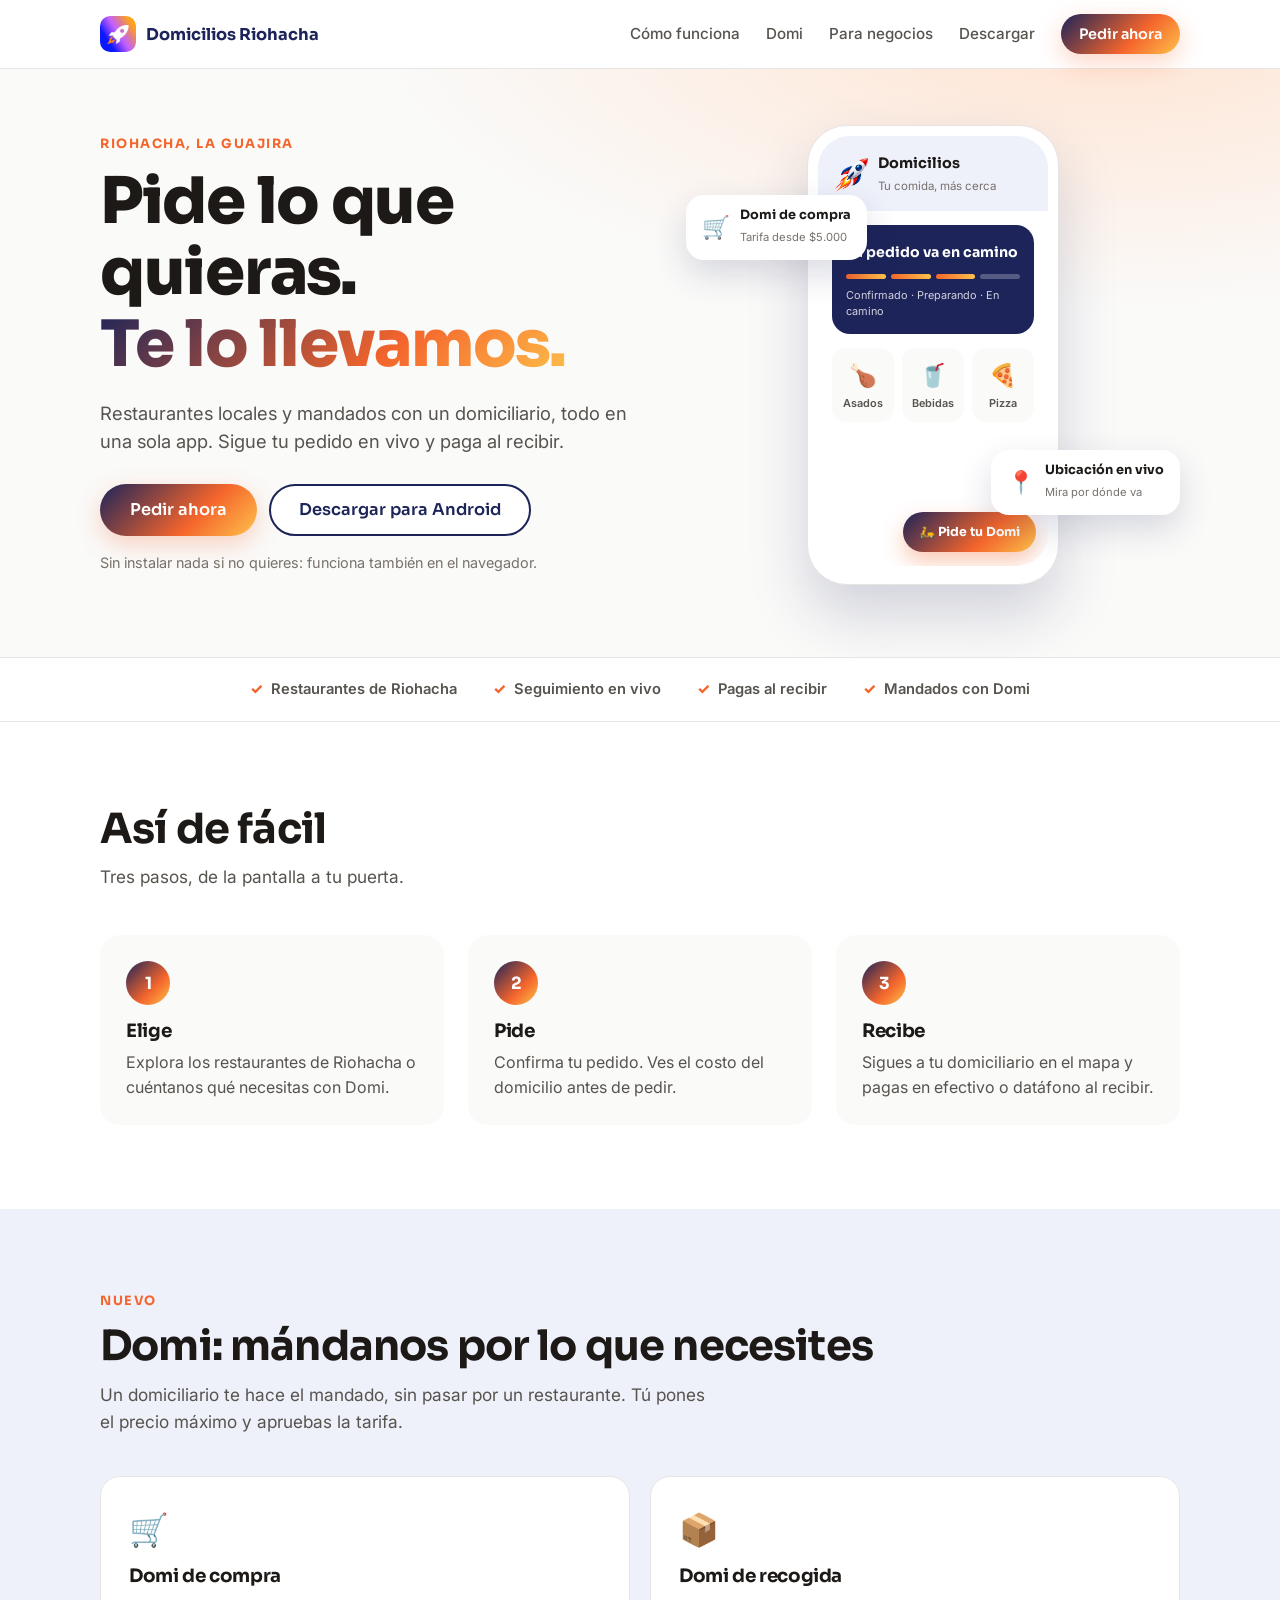
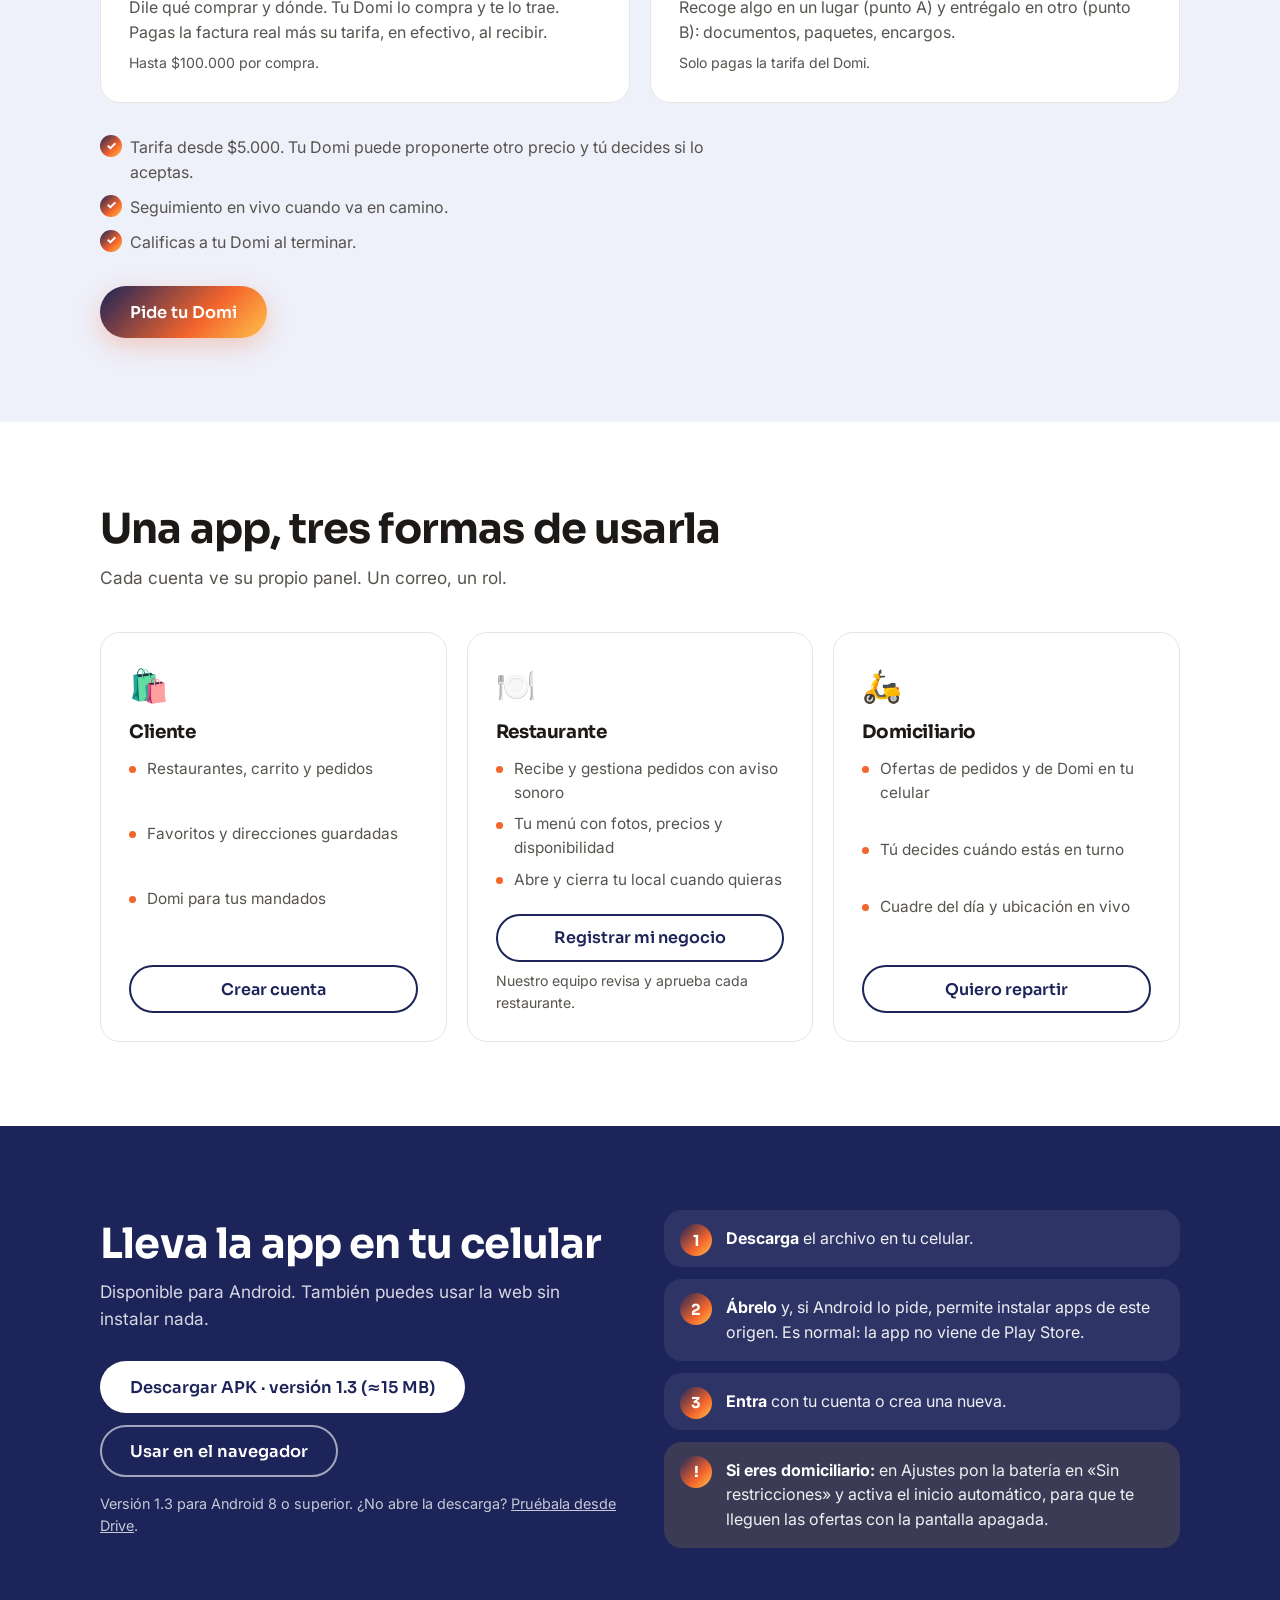
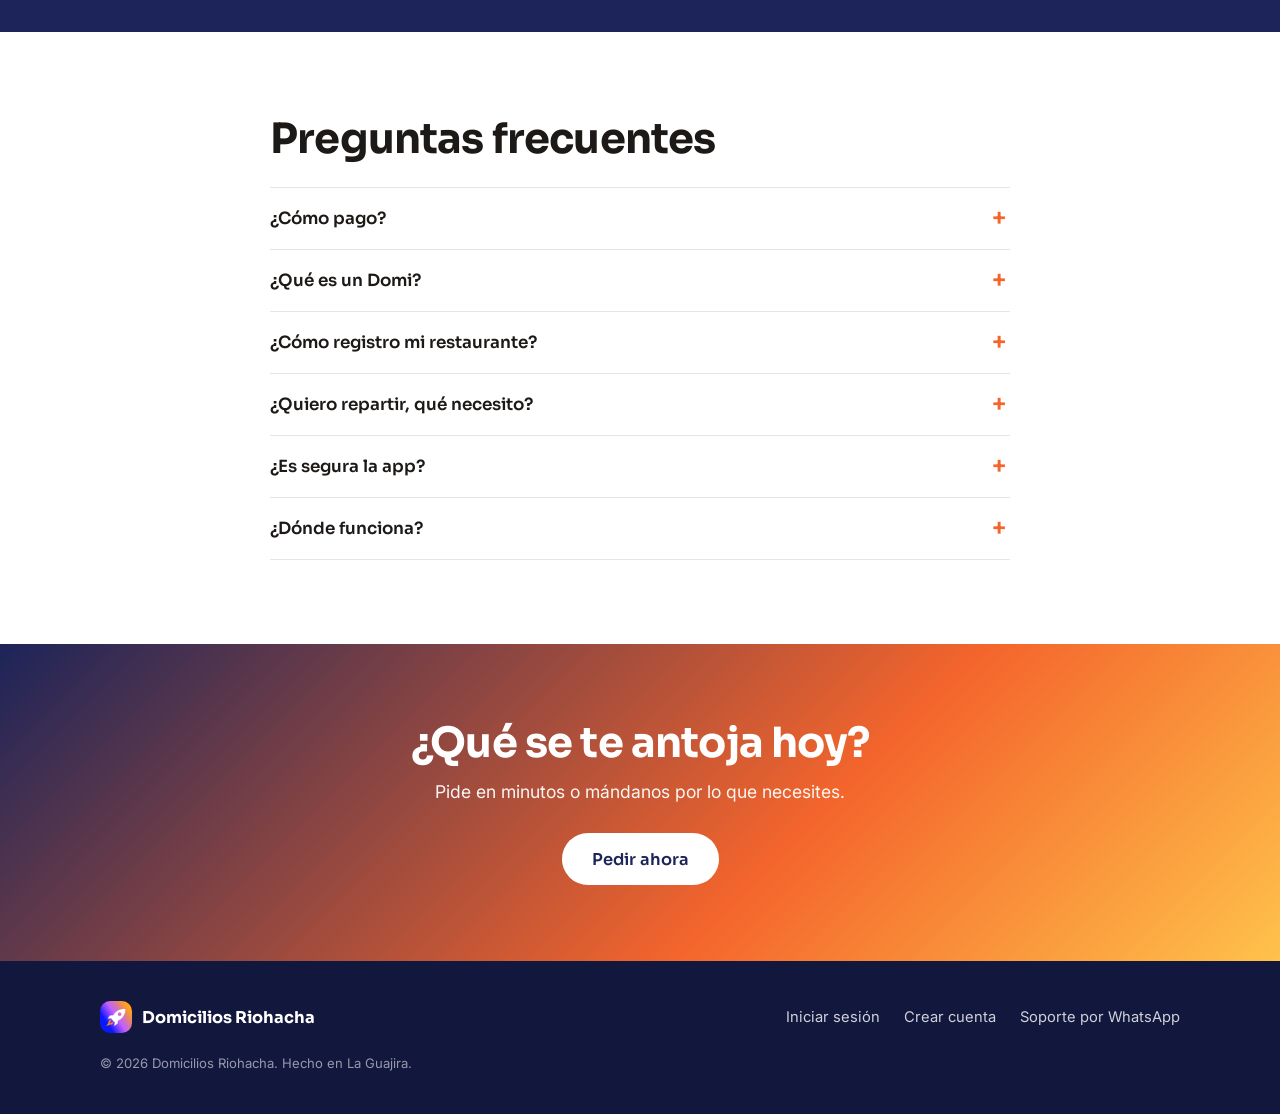
<file: index.html>
<!doctype html>
<html lang="es">
<head>
  <meta charset="UTF-8" />
  <meta name="viewport" content="width=device-width, initial-scale=1.0" />
  <title>Domicilios Riohacha | Pide, manda y recibe en Riohacha</title>
  <meta name="description" content="Pide a restaurantes de Riohacha, o mándale un mandado a un domiciliario con Domi. Sigue tu pedido en vivo y paga al recibir. Descarga la app para Android o úsala en el navegador." />
  <meta name="theme-color" content="#1C2459" />
  <link rel="icon" type="image/png" href="assets/favicon-64.png" />
  <link rel="apple-touch-icon" href="assets/apple-touch-icon-180.png" />
  <meta property="og:type" content="website" />
  <meta property="og:title" content="Domicilios Riohacha | Pide, manda y recibe" />
  <meta property="og:description" content="Restaurantes locales y mandados con Domi, en una sola app. Seguimiento en vivo y pago al recibir." />
  <meta property="og:image" content="assets/app-icon-512.png" />
  <meta name="twitter:card" content="summary" />
  <link rel="preconnect" href="https://fonts.googleapis.com" />
  <link rel="preconnect" href="https://fonts.gstatic.com" crossorigin />
  <link href="https://fonts.googleapis.com/css2?family=Inter:wght@400;500;600;700&family=Sora:wght@500;600;700;800&display=swap" rel="stylesheet" />
  <link rel="stylesheet" href="styles.css" />
</head>
<body>
  <a class="skip" href="#contenido">Saltar al contenido</a>

  <header class="header" id="top">
    <div class="wrap header__row">
      <a class="brand" href="#top" aria-label="Domicilios Riohacha, inicio">
        <img src="assets/app-icon-192.png" alt="" width="36" height="36" />
        <span>Domicilios Riohacha</span>
      </a>

      <nav class="nav" id="nav" aria-label="Principal">
        <a href="#como-funciona">Cómo funciona</a>
        <a href="#domi">Domi</a>
        <a href="#para-ti">Para negocios</a>
        <a href="#descargar">Descargar</a>
        <a class="btn btn--primary btn--sm nav__cta" href="https://domicilios-rouge.vercel.app/login" rel="noopener">Pedir ahora</a>
      </nav>

      <button class="menu-btn" id="menu-btn" type="button" aria-expanded="false" aria-controls="nav" aria-label="Abrir menú">
        <span></span><span></span><span></span>
      </button>
    </div>
  </header>

  <main id="contenido">
    <!-- HERO -->
    <section class="hero">
      <div class="wrap hero__grid">
        <div class="hero__copy reveal">
          <p class="eyebrow">Riohacha, La Guajira</p>
          <h1>Pide lo que quieras.<br /><span class="grad">Te lo llevamos.</span></h1>
          <p class="lead">Restaurantes locales y mandados con un domiciliario, todo en una sola app. Sigue tu pedido en vivo y paga al recibir.</p>
          <div class="cta-row">
            <a class="btn btn--primary btn--lg" href="https://domicilios-rouge.vercel.app/login" rel="noopener">Pedir ahora</a>
            <a class="btn btn--outline btn--lg" href="#descargar">Descargar para Android</a>
          </div>
          <p class="hint">Sin instalar nada si no quieres: funciona también en el navegador.</p>
        </div>

        <div class="hero__visual reveal" aria-hidden="true">
          <div class="phone">
            <div class="phone__screen">
              <div class="phone__top">
                <img src="assets/rocket-icon-transparent.png" alt="" width="34" height="34" />
                <div><strong>Domicilios</strong><span>Tu comida, más cerca</span></div>
              </div>
              <div class="phone__order">
                <b>Tu pedido va en camino</b>
                <div class="steps"><i class="on"></i><i class="on"></i><i class="on"></i><i></i></div>
                <small>Confirmado · Preparando · En camino</small>
              </div>
              <div class="phone__cards">
                <div class="mini"><span>🍗</span><p>Asados</p></div>
                <div class="mini"><span>🥤</span><p>Bebidas</p></div>
                <div class="mini"><span>🍕</span><p>Pizza</p></div>
              </div>
              <div class="phone__fab">🛵 Pide tu Domi</div>
            </div>
          </div>
          <div class="float float--a"><span>🛒</span><div><b>Domi de compra</b><small>Tarifa desde $5.000</small></div></div>
          <div class="float float--b"><span>📍</span><div><b>Ubicación en vivo</b><small>Mira por dónde va</small></div></div>
        </div>
      </div>
    </section>

    <!-- CONFIANZA -->
    <section class="trust" aria-label="Ventajas">
      <ul class="wrap trust__row">
        <li>Restaurantes de Riohacha</li>
        <li>Seguimiento en vivo</li>
        <li>Pagas al recibir</li>
        <li>Mandados con Domi</li>
      </ul>
    </section>

    <!-- CÓMO FUNCIONA -->
    <section class="section" id="como-funciona">
      <div class="wrap">
        <h2 class="reveal">Así de fácil</h2>
        <p class="sub reveal">Tres pasos, de la pantalla a tu puerta.</p>
        <ol class="how">
          <li class="reveal"><span class="num">1</span><h3>Elige</h3><p>Explora los restaurantes de Riohacha o cuéntanos qué necesitas con Domi.</p></li>
          <li class="reveal"><span class="num">2</span><h3>Pide</h3><p>Confirma tu pedido. Ves el costo del domicilio antes de pedir.</p></li>
          <li class="reveal"><span class="num">3</span><h3>Recibe</h3><p>Sigues a tu domiciliario en el mapa y pagas en efectivo o datáfono al recibir.</p></li>
        </ol>
      </div>
    </section>

    <!-- DOMI -->
    <section class="section section--tint" id="domi">
      <div class="wrap">
        <p class="eyebrow reveal">Nuevo</p>
        <h2 class="reveal">Domi: mándanos por lo que necesites</h2>
        <p class="sub reveal">Un domiciliario te hace el mandado, sin pasar por un restaurante. Tú pones el precio máximo y apruebas la tarifa.</p>

        <div class="domi">
          <article class="card reveal">
            <span class="card__emoji">🛒</span>
            <h3>Domi de compra</h3>
            <p>Dile qué comprar y dónde. Tu Domi lo compra y te lo trae. Pagas la factura real más su tarifa, en efectivo, al recibir.</p>
            <p class="note">Hasta $100.000 por compra.</p>
          </article>
          <article class="card reveal">
            <span class="card__emoji">📦</span>
            <h3>Domi de recogida</h3>
            <p>Recoge algo en un lugar (punto A) y entrégalo en otro (punto B): documentos, paquetes, encargos.</p>
            <p class="note">Solo pagas la tarifa del Domi.</p>
          </article>
        </div>

        <ul class="checks reveal">
          <li>Tarifa desde $5.000. Tu Domi puede proponerte otro precio y tú decides si lo aceptas.</li>
          <li>Seguimiento en vivo cuando va en camino.</li>
          <li>Calificas a tu Domi al terminar.</li>
        </ul>

        <a class="btn btn--primary btn--lg reveal" href="https://domicilios-rouge.vercel.app/login" rel="noopener">Pide tu Domi</a>
      </div>
    </section>

    <!-- PARA TI -->
    <section class="section" id="para-ti">
      <div class="wrap">
        <h2 class="reveal">Una app, tres formas de usarla</h2>
        <p class="sub reveal">Cada cuenta ve su propio panel. Un correo, un rol.</p>

        <div class="roles">
          <article class="card reveal">
            <span class="card__emoji">🛍️</span>
            <h3>Cliente</h3>
            <ul>
              <li>Restaurantes, carrito y pedidos</li>
              <li>Favoritos y direcciones guardadas</li>
              <li>Domi para tus mandados</li>
            </ul>
            <a class="btn btn--outline" href="https://domicilios-rouge.vercel.app/register?role=client" rel="noopener">Crear cuenta</a>
          </article>
          <article class="card reveal">
            <span class="card__emoji">🍽️</span>
            <h3>Restaurante</h3>
            <ul>
              <li>Recibe y gestiona pedidos con aviso sonoro</li>
              <li>Tu menú con fotos, precios y disponibilidad</li>
              <li>Abre y cierra tu local cuando quieras</li>
            </ul>
            <a class="btn btn--outline" href="https://domicilios-rouge.vercel.app/register?role=restaurant" rel="noopener">Registrar mi negocio</a>
            <p class="note">Nuestro equipo revisa y aprueba cada restaurante.</p>
          </article>
          <article class="card reveal">
            <span class="card__emoji">🛵</span>
            <h3>Domiciliario</h3>
            <ul>
              <li>Ofertas de pedidos y de Domi en tu celular</li>
              <li>Tú decides cuándo estás en turno</li>
              <li>Cuadre del día y ubicación en vivo</li>
            </ul>
            <a class="btn btn--outline" href="https://domicilios-rouge.vercel.app/register?role=delivery" rel="noopener">Quiero repartir</a>
          </article>
        </div>
      </div>
    </section>

    <!-- DESCARGA -->
    <section class="section section--dark" id="descargar">
      <div class="wrap download">
        <div class="reveal">
          <h2>Lleva la app en tu celular</h2>
          <p class="sub">Disponible para Android. También puedes usar la web sin instalar nada.</p>
          <div class="cta-row">
            <a class="btn btn--light btn--lg" href="descargas/Domicilios-Riohacha-1.3.apk" download>Descargar APK · versión 1.3 (≈15 MB)</a>
            <a class="btn btn--ghost btn--lg" href="https://domicilios-rouge.vercel.app/login" rel="noopener">Usar en el navegador</a>
          </div>
          <p class="hint">Versión 1.3 para Android 8 o superior. ¿No abre la descarga? <a href="https://drive.google.com/file/d/1_hDaMj3peaLqgDT-K_RYjcl24B7l8fYa/view?usp=sharing" rel="noopener">Pruébala desde Drive</a>.</p>
        </div>

        <ol class="install reveal">
          <li><b>Descarga</b> el archivo en tu celular.</li>
          <li><b>Ábrelo</b> y, si Android lo pide, permite instalar apps de este origen. Es normal: la app no viene de Play Store.</li>
          <li><b>Entra</b> con tu cuenta o crea una nueva.</li>
          <li class="install__tip"><b>Si eres domiciliario:</b> en Ajustes pon la batería en «Sin restricciones» y activa el inicio automático, para que te lleguen las ofertas con la pantalla apagada.</li>
        </ol>
      </div>
    </section>

    <!-- PREGUNTAS -->
    <section class="section" id="preguntas">
      <div class="wrap faq">
        <h2 class="reveal">Preguntas frecuentes</h2>
        <details class="reveal"><summary>¿Cómo pago?</summary><p>Al recibir, en efectivo o con datáfono. Por ahora no hay pago en línea.</p></details>
        <details class="reveal"><summary>¿Qué es un Domi?</summary><p>Un mandado con un domiciliario, sin restaurante. Puede ser una compra (te la trae) o una recogida (de un punto A a un punto B). La tarifa empieza en $5.000 y tú la apruebas.</p></details>
        <details class="reveal"><summary>¿Cómo registro mi restaurante?</summary><p>Crea una cuenta de restaurante, completa los datos de tu negocio y elige tu tipo de comida. Nuestro equipo lo revisa y lo aprueba para que los clientes lo vean.</p></details>
        <details class="reveal"><summary>¿Quiero repartir, qué necesito?</summary><p>Crear una cuenta de domiciliario, instalar la app y ponerte en turno. Las ofertas llegan a tu celular y tienes un par de minutos para aceptarlas.</p></details>
        <details class="reveal"><summary>¿Es segura la app?</summary><p>Es la app oficial de Domicilios Riohacha. Android avisa al instalarla porque se descarga fuera de Play Store, no porque tenga algún problema.</p></details>
        <details class="reveal"><summary>¿Dónde funciona?</summary><p>En Riohacha, La Guajira.</p></details>
      </div>
    </section>

    <!-- CTA FINAL -->
    <section class="final">
      <div class="wrap final__inner reveal">
        <h2>¿Qué se te antoja hoy?</h2>
        <p>Pide en minutos o mándanos por lo que necesites.</p>
        <a class="btn btn--light btn--lg" href="https://domicilios-rouge.vercel.app/login" rel="noopener">Pedir ahora</a>
      </div>
    </section>
  </main>

  <footer class="footer">
    <div class="wrap footer__row">
      <div class="brand brand--light">
        <img src="assets/app-icon-192.png" alt="" width="32" height="32" />
        <span>Domicilios Riohacha</span>
      </div>
      <nav aria-label="Enlaces">
        <a href="https://domicilios-rouge.vercel.app/login" rel="noopener">Iniciar sesión</a>
        <a href="https://domicilios-rouge.vercel.app/register" rel="noopener">Crear cuenta</a>
        <a href="https://wa.me/573205390468" rel="noopener">Soporte por WhatsApp</a>
      </nav>
      <p>© 2026 Domicilios Riohacha. Hecho en La Guajira.</p>
    </div>
  </footer>

  <script src="main.js"></script>
</body>
</html>
</file>
<file: styles.css>
/* Domicilios Riohacha — landing. Misma identidad que la app: azul profundo + degradado atardecer. */
:root {
  --brand: #1c2459;
  --brand-500: #2e3a8c;
  --brand-50: #eef0fa;
  --sunset: linear-gradient(135deg, #1c2459 0%, #f4652c 62%, #ffc24b 100%);
  --sunset-btn: var(--sunset);
  --orange: #f4652c;
  --ink: #1c1917;
  --muted: #78716c;
  --muted-strong: #57534e;
  --line: #e7e5e4;
  --soft: #fafaf9;
  --radius: 20px;
  --font-display: "Sora", system-ui, sans-serif;
  --font-body: "Inter", system-ui, sans-serif;
}

* { box-sizing: border-box; }
html { scroll-behavior: smooth; scroll-padding-top: 76px; -webkit-font-smoothing: antialiased; }
@media (prefers-reduced-motion: reduce) { html { scroll-behavior: auto; } }
body { margin: 0; font-family: var(--font-body); color: var(--ink); background: #fff; line-height: 1.55; }
img { max-width: 100%; display: block; }
a { color: inherit; }
h1, h2, h3 { font-family: var(--font-display); color: var(--ink); line-height: 1.12; margin: 0; letter-spacing: -0.02em; }
h1 { font-size: clamp(2.3rem, 7vw, 4rem); font-weight: 800; }
h2 { font-size: clamp(1.7rem, 4.5vw, 2.6rem); font-weight: 700; }
h3 { font-size: 1.15rem; font-weight: 700; }
p { margin: 0; }
ul, ol { margin: 0; padding: 0; list-style: none; }

.wrap { width: 100%; max-width: 1120px; margin: 0 auto; padding: 0 20px; }
.skip { position: absolute; left: -999px; top: 8px; background: var(--brand); color: #fff; padding: 10px 14px; border-radius: 10px; z-index: 100; }
.skip:focus { left: 8px; }
:focus-visible { outline: 3px solid var(--orange); outline-offset: 2px; border-radius: 6px; }

/* ───── Botones ───── */
.btn { display: inline-flex; align-items: center; justify-content: center; gap: 8px; min-height: 48px; padding: 0 22px; border-radius: 999px; font: 600 1rem var(--font-display); text-decoration: none; border: 2px solid transparent; background-origin: border-box; cursor: pointer; transition: transform .12s ease, opacity .15s ease, background-color .15s ease; }
.btn:active { transform: scale(.97); }
.btn--sm { min-height: 40px; padding: 0 16px; font-size: .9rem; }
.btn--primary.btn--sm { padding-inline: 18px; }
.btn--lg { min-height: 52px; padding: 0 28px; font-size: 1.02rem; }
.btn--primary.btn--lg { padding-inline: 30px; }
/* Sin borde: con un borde transparente el degradado se repetía en los extremos y se veía un filo.
   El relleno suma los 2px del borde para que mida igual que los demás botones. */
.btn--primary { background: var(--sunset-btn); border: 0; padding-inline: 24px; color: #fff; box-shadow: 0 8px 24px rgba(244, 101, 44, .28); }
.btn--primary:hover { opacity: .92; }
.btn--outline { background: #fff; color: var(--brand); border-color: var(--brand); }
.btn--outline:hover { background: var(--brand-50); }
.btn--light { background: #fff; color: var(--brand); }
.btn--light:hover { background: var(--brand-50); }
.btn--ghost { background: transparent; color: #fff; border-color: rgba(255, 255, 255, .6); }
.btn--ghost:hover { background: rgba(255, 255, 255, .12); }

/* ───── Header ───── */
.header { position: sticky; top: 0; z-index: 50; background: rgba(255, 255, 255, .92); backdrop-filter: blur(12px); border-bottom: 1px solid var(--line); }
.header__row { height: 68px; display: flex; align-items: center; justify-content: space-between; gap: 16px; }
.brand { display: inline-flex; align-items: center; gap: 10px; text-decoration: none; font: 700 1.02rem var(--font-display); color: var(--brand); }
.brand img { border-radius: 10px; }
.brand--light { color: #fff; }
.nav { display: flex; align-items: center; gap: 26px; }
.nav a:not(.btn) { text-decoration: none; font-weight: 500; color: var(--muted-strong); font-size: .95rem; }
.nav a:not(.btn):hover { color: var(--brand); }
.menu-btn { display: none; width: 44px; height: 44px; border: 0; background: transparent; border-radius: 12px; cursor: pointer; flex-direction: column; align-items: center; justify-content: center; gap: 5px; }
.menu-btn span { width: 22px; height: 2px; background: var(--brand); border-radius: 2px; transition: transform .2s ease, opacity .2s ease; }
.menu-btn[aria-expanded="true"] span:nth-child(1) { transform: translateY(7px) rotate(45deg); }
.menu-btn[aria-expanded="true"] span:nth-child(2) { opacity: 0; }
.menu-btn[aria-expanded="true"] span:nth-child(3) { transform: translateY(-7px) rotate(-45deg); }

@media (max-width: 800px) {
  .menu-btn { display: flex; }
  .nav { position: absolute; left: 0; right: 0; top: 68px; flex-direction: column; align-items: stretch; gap: 0; background: #fff; border-bottom: 1px solid var(--line); padding: 8px 20px 20px; display: none; }
  .nav.is-open { display: flex; }
  .nav a:not(.btn) { padding: 14px 0; border-bottom: 1px solid var(--line); font-size: 1rem; }
  .nav__cta { margin-top: 14px; }
}

/* ───── Hero ───── */
.hero { background: radial-gradient(1200px 500px at 85% -10%, #ffe3d1 0%, rgba(255, 227, 209, 0) 60%), var(--soft); overflow: hidden; }
.hero__grid { display: grid; grid-template-columns: 1.05fr .95fr; gap: 40px; align-items: center; padding-top: 56px; padding-bottom: 72px; }
.eyebrow { font: 700 .8rem var(--font-display); text-transform: uppercase; letter-spacing: .12em; color: var(--orange); margin-bottom: 14px; }
.grad { background: var(--sunset); -webkit-background-clip: text; background-clip: text; color: transparent; }
.lead { margin-top: 18px; font-size: 1.15rem; color: var(--muted-strong); max-width: 30em; }
.cta-row { margin-top: 28px; display: flex; flex-wrap: wrap; gap: 12px; }
.hint { margin-top: 16px; font-size: .9rem; color: var(--muted); }

.hero__visual { position: relative; min-height: 460px; display: flex; justify-content: center; }
.phone { width: 252px; background: #fff; border-radius: 40px; border: 1px solid var(--line); box-shadow: 0 30px 60px rgba(28, 36, 89, .18); padding: 10px; }
.phone__screen { position: relative; border-radius: 32px; overflow: hidden; background: #fff; min-height: 430px; padding-bottom: 70px; }
.phone__top { display: flex; align-items: center; gap: 10px; padding: 18px 16px 14px; background: var(--brand-50); }
.phone__top strong { display: block; font: 700 .9rem var(--font-display); }
.phone__top span { font-size: .72rem; color: var(--muted); }
.phone__order { margin: 14px; padding: 14px; border-radius: 18px; background: var(--brand); color: #fff; }
.phone__order b { font: 700 .88rem var(--font-display); }
.phone__order small { display: block; margin-top: 8px; font-size: .68rem; opacity: .8; }
.steps { display: flex; gap: 5px; margin-top: 10px; }
.steps i { flex: 1; height: 5px; border-radius: 5px; background: rgba(255, 255, 255, .25); }
.steps i.on { background: linear-gradient(90deg, #f4652c, #ffc24b); }
.phone__cards { display: grid; grid-template-columns: repeat(3, 1fr); gap: 8px; padding: 0 14px; }
.mini { background: var(--soft); border-radius: 14px; padding: 10px 4px; text-align: center; }
.mini span { font-size: 1.4rem; }
.mini p { font-size: .68rem; font-weight: 600; color: var(--muted-strong); margin-top: 2px; }
.phone__fab { position: absolute; right: 12px; bottom: 14px; background: var(--sunset-btn); color: #fff; font: 700 .78rem var(--font-display); padding: 12px 16px; border-radius: 999px; box-shadow: 0 10px 22px rgba(244, 101, 44, .35); }

.float { position: absolute; display: flex; align-items: center; gap: 10px; background: #fff; padding: 12px 16px; border-radius: 18px; box-shadow: 0 14px 34px rgba(28, 36, 89, .16); animation: bob 6s ease-in-out infinite; }
.float span { font-size: 1.4rem; }
.float b { display: block; font: 700 .8rem var(--font-display); }
.float small { font-size: .7rem; color: var(--muted); }
.float--a { left: 0; top: 70px; }
.float--b { right: 0; bottom: 70px; animation-delay: 1s; animation-duration: 7s; }
@keyframes bob { 0%, 100% { transform: translateY(0); } 50% { transform: translateY(-10px); } }
@media (prefers-reduced-motion: reduce) { .float { animation: none; } }

@media (max-width: 880px) {
  .hero__grid { grid-template-columns: 1fr; padding-top: 36px; padding-bottom: 56px; }
  .hero__visual { min-height: 440px; }
}
@media (max-width: 520px) { .float { display: none; } .cta-row .btn { width: 100%; } }

/* ───── Confianza ───── */
.trust { border-block: 1px solid var(--line); background: #fff; }
.trust__row { display: flex; flex-wrap: wrap; justify-content: center; gap: 10px 36px; padding-top: 20px; padding-bottom: 20px; font-weight: 600; font-size: .92rem; color: var(--muted-strong); }
.trust__row li::before { content: "✓"; color: var(--orange); margin-right: 8px; font-weight: 800; }

/* ───── Secciones ───── */
.section { padding: 84px 0; }
.section--tint { background: var(--brand-50); }
.section h2 { max-width: 20em; }
.sub { margin-top: 12px; color: var(--muted-strong); font-size: 1.08rem; max-width: 36em; }
.note { margin-top: 12px; font-size: .88rem; color: var(--muted); }

.how { margin-top: 44px; display: grid; grid-template-columns: repeat(3, 1fr); gap: 24px; }
.how li { background: var(--soft); border-radius: var(--radius); padding: 26px; }
.num { width: 44px; height: 44px; border-radius: 50%; background: var(--sunset-btn); color: #fff; font: 700 1.05rem var(--font-display); display: grid; place-items: center; margin-bottom: 16px; }
.how p { margin-top: 8px; color: var(--muted-strong); }

.card { background: #fff; border: 1px solid var(--line); border-radius: var(--radius); padding: 28px; }
.card__emoji { display: block; font-size: 2rem; margin-bottom: 12px; }
.card p { margin-top: 8px; color: var(--muted-strong); }

.domi { margin-top: 40px; display: grid; grid-template-columns: repeat(2, 1fr); gap: 20px; }
.checks { margin: 32px 0; display: grid; gap: 10px; max-width: 40em; }
.checks li { padding-left: 30px; position: relative; color: var(--muted-strong); }
.checks li::before { content: "✓"; position: absolute; left: 0; top: 0; width: 22px; height: 22px; border-radius: 50%; background: var(--sunset-btn); color: #fff; font-size: .75rem; font-weight: 800; display: grid; place-items: center; }

.roles { margin-top: 40px; display: grid; grid-template-columns: repeat(3, 1fr); gap: 20px; }
.roles .card { display: flex; flex-direction: column; }
.roles ul { margin: 14px 0 22px; display: grid; gap: 8px; color: var(--muted-strong); font-size: .96rem; flex: 1; }
.roles ul li { padding-left: 18px; position: relative; }
.roles ul li::before { content: ""; position: absolute; left: 0; top: .6em; width: 7px; height: 7px; border-radius: 50%; background: var(--orange); }

/* ───── Descarga ───── */
.section--dark { background: var(--brand); color: #fff; }
.section--dark h2 { color: #fff; }
.section--dark .sub { color: rgba(255, 255, 255, .82); }
.section--dark .hint { color: rgba(255, 255, 255, .75); }
.download { display: grid; grid-template-columns: 1fr 1fr; gap: 48px; align-items: center; }
.install { display: grid; gap: 12px; counter-reset: step; }
.install li { counter-increment: step; position: relative; padding: 16px 18px 16px 62px; background: rgba(255, 255, 255, .08); border-radius: 18px; color: rgba(255, 255, 255, .92); }
.install li::before { content: counter(step); position: absolute; left: 16px; top: 14px; width: 32px; height: 32px; border-radius: 50%; background: var(--sunset-btn); font: 700 .95rem var(--font-display); display: grid; place-items: center; color: #fff; }
.install__tip { background: rgba(255, 194, 75, .14) !important; }
.install__tip::before { content: "!" !important; }
.install b { color: #fff; }
@media (max-width: 880px) {
  .how, .domi, .roles { grid-template-columns: 1fr; }
  .download { grid-template-columns: 1fr; gap: 32px; }
  .section { padding: 60px 0; }
}

/* ───── Preguntas ───── */
.faq { max-width: 780px; }
.faq details { border-bottom: 1px solid var(--line); }
.faq details:first-of-type { margin-top: 24px; border-top: 1px solid var(--line); }
.faq summary { cursor: pointer; padding: 20px 36px 20px 0; font: 600 1.05rem var(--font-display); position: relative; list-style: none; }
.faq summary::-webkit-details-marker { display: none; }
.faq summary::after { content: "+"; position: absolute; right: 4px; top: 50%; transform: translateY(-50%); font-size: 1.5rem; color: var(--orange); transition: transform .2s ease; }
.faq details[open] summary::after { transform: translateY(-50%) rotate(45deg); }
.faq details p { padding: 0 0 20px; color: var(--muted-strong); max-width: 40em; }

/* ───── CTA final y pie ───── */
.final { background: var(--sunset-btn); color: #fff; padding: 76px 0; text-align: center; }
.final h2 { color: #fff; max-width: none; }
.final p { margin: 12px 0 28px; font-size: 1.1rem; opacity: .95; }
.footer { background: #12173d; color: rgba(255, 255, 255, .8); padding: 40px 0; font-size: .92rem; }
.footer__row { display: flex; flex-wrap: wrap; align-items: center; justify-content: space-between; gap: 20px 32px; }
.footer nav { display: flex; flex-wrap: wrap; gap: 8px 24px; }
.footer a { text-decoration: none; }
.footer a:hover { color: #fff; text-decoration: underline; }
.footer p { width: 100%; font-size: .82rem; opacity: .7; }

/* ───── Aparición al hacer scroll (solo con JS; sin JS todo se ve) ───── */
.js .reveal { opacity: 0; transform: translateY(18px); transition: opacity .6s ease, transform .6s ease; }
.js .reveal.is-visible { opacity: 1; transform: none; }
@media (prefers-reduced-motion: reduce) { .js .reveal { opacity: 1; transform: none; transition: none; } }
</file>
